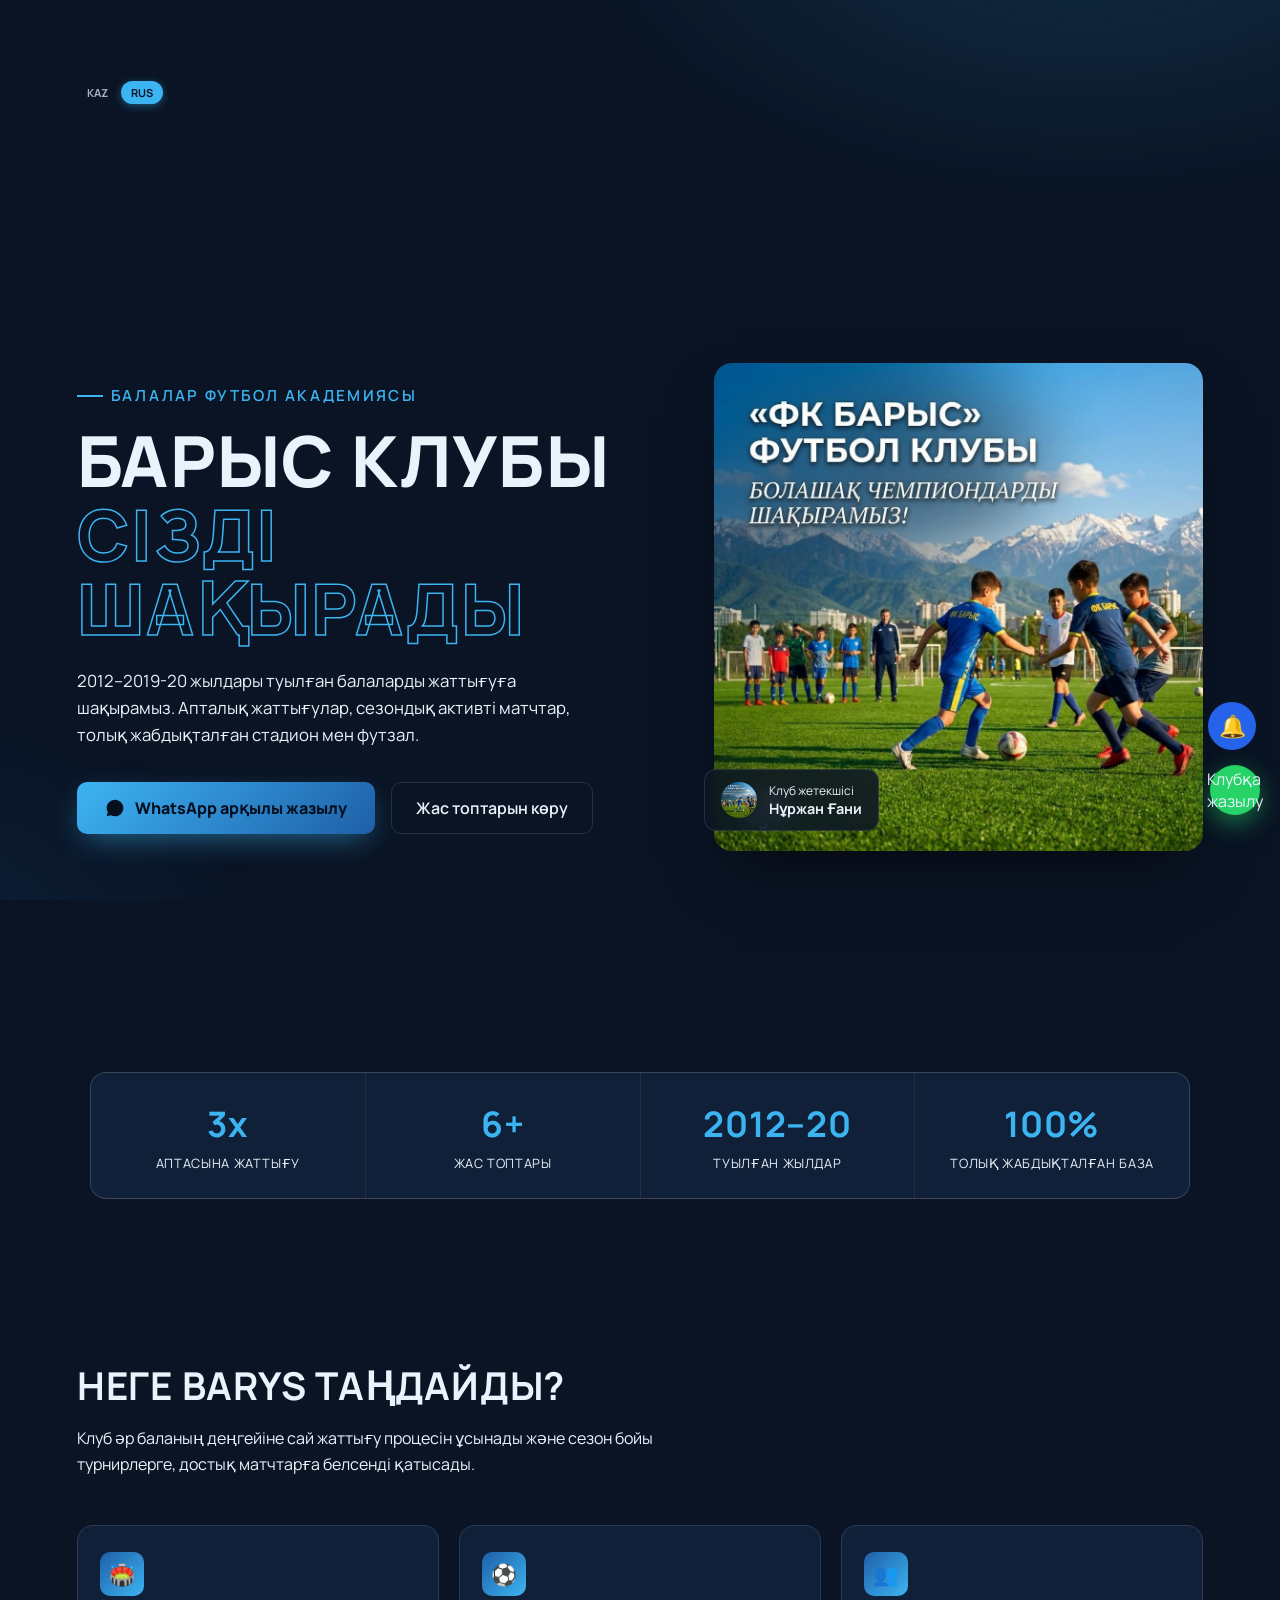
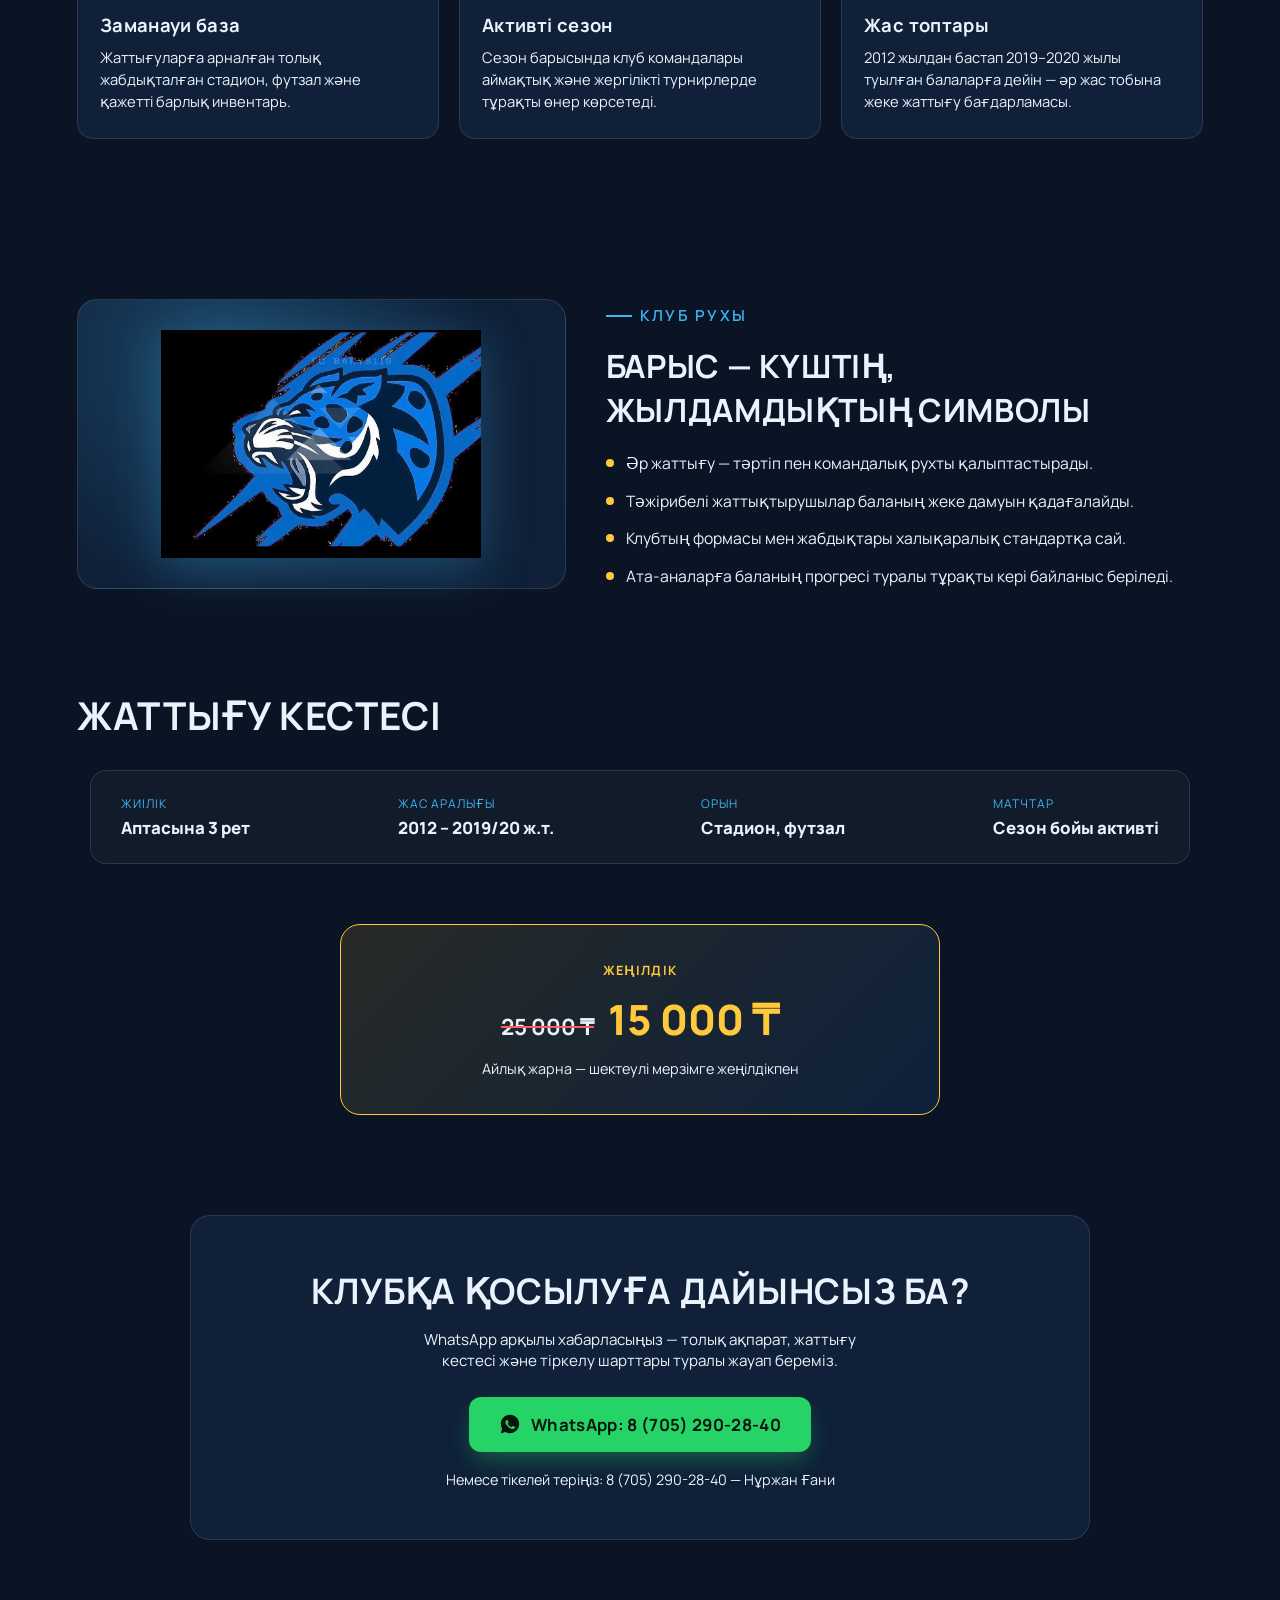
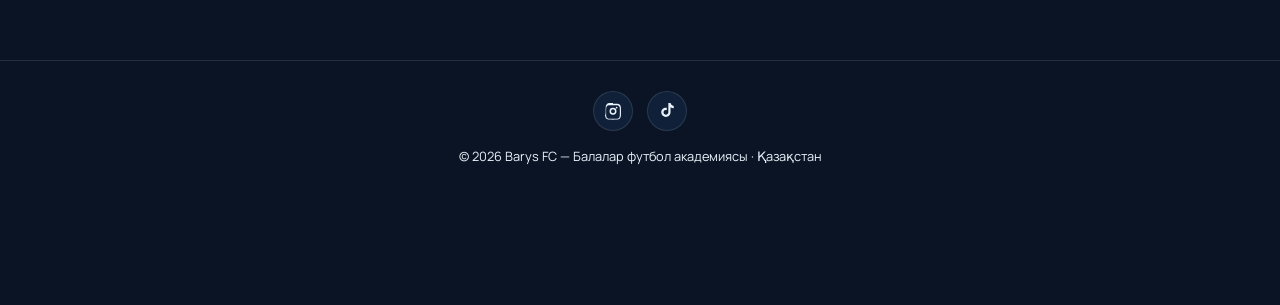
<file: index.html>
<!DOCTYPE html>
<html lang="kk">
<head>
<meta charset="UTF-8">
<meta name="viewport" content="width=device-width, initial-scale=1.0">
<title>Barys Футбол Клубы — Балалар тобына жазылу</title>
<link rel="preconnect" href="https://fonts.googleapis.com">
<link rel="preconnect" href="https://fonts.gstatic.com" crossorigin>
<link href="https://fonts.googleapis.com/css2?family=Manrope:wght@400;500;600;700;800&display=swap" rel="stylesheet">
<link rel="stylesheet" href="style.css">
</head>
  
<body>

<div class="claw-bg"></div>


  
</nav>
<a href="announcements.html" aria-label="Хабарландырулар"
   style="position:fixed; right:24px; bottom:150px; width:48px; height:48px;
          background:#2563eb; border-radius:50%; display:flex;
          align-items:center; justify-content:center; font-size:22px;
          z-index:99999; text-decoration:none;">
  🔔
</a>

    <section>
    <div class="lang-pill">
  <a href="index.html" class="lang-btn">KAZ</a>
  <a href="home-rus.html" class="lang-btn active">RUS</a>
</div>
  </section>
  
<section class="hero">
  <div>
    <div class="eyebrow">Балалар футбол академиясы</div>
    <h1>БАРЫС КЛУБЫ<span>СІЗДІ ШАҚЫРАДЫ</span></h1>
    <p class="lede">2012–2019-20 жылдары туылған балаларды жаттығуға шақырамыз. Апталық жаттығулар, сезондық активті матчтар, толық жабдықталған стадион мен футзал.</p>
    <div class="hero-ctas">
      <a href="#cta" class="btn-primary">
        <svg width="20" height="20" viewBox="0 0 24 24" fill="none"><path d="M12 2C6.48 2 2 6.48 2 12c0 1.85.5 3.58 1.38 5.07L2 22l5.07-1.32C8.53 21.5 10.23 22 12 22c5.52 0 10-4.48 10-10S17.52 2 12 2z" fill="#04101F"/></svg>
        WhatsApp арқылы жазылу
      </a>
      <a href="#groups" class="btn-ghost">Жас топтарын көру</a>
    </div>
  </div>
  <div class="hero-photo">
    <img src="photo2.jpg" alt="Басты сурет">
    <div class="hero-badge">
        <img src="photo2.jpg" alt="Клуб жетекшісі">
        <div>
            <div class="t1">Клуб жетекшісі</div>
            <div class="t2">Нұржан Ғани</div>
        </div>
    </div>
</div>
</section>

<section>
  <div class="stats">
    <div class="stat"><div class="stat-num">3x</div><div class="stat-label">Аптасына жаттығу</div></div>
    <div class="stat"><div class="stat-num">6+</div><div class="stat-label">Жас топтары</div></div>
    <div class="stat"><div class="stat-num">2012–20</div><div class="stat-label">Туылған жылдар</div></div>
    <div class="stat"><div class="stat-num">100%</div><div class="stat-label">Толық жабдықталған база</div></div>
  </div>
</section>

<section id="groups">
  <div class="section-head">
    <h2>Неге Barys таңдайды?</h2>
    <p>Клуб әр баланың деңгейіне сай жаттығу процесін ұсынады және сезон бойы турнирлерге, достық матчтарға белсенді қатысады.</p>
  </div>
  <div class="grid3">
    <div class="card">
      <div class="icon">🏟️</div>
      <h3>Заманауи база</h3>
      <p>Жаттығуларға арналған толық жабдықталған стадион, футзал және қажетті барлық инвентарь.</p>
    </div>
    <div class="card">
      <div class="icon">⚽</div>
      <h3>Активті сезон</h3>
      <p>Сезон барысында клуб командалары аймақтық және жергілікті турнирлерде тұрақты өнер көрсетеді.</p>
    </div>
    <div class="card">
      <div class="icon">👥</div>
      <h3>Жас топтары</h3>
      <p>2012 жылдан бастап 2019–2020 жылы туылған балаларға дейін — әр жас тобына жеке жаттығу бағдарламасы.</p>
    </div>
  </div>
</section>

<section>
  <div class="showcase">
    <div class="logo-frame">
      <div class="claw-scratch"></div>
      <img src="[data-uri]" alt="Barys Barys club emblem">
    </div>
    <div class="showcase-text">
      <div class="eyebrow">Клуб рухы</div>
      <h2 style="font-size:2rem;font-weight:700;text-transform:uppercase;">Барыс — күштің, жылдамдықтың символы</h2>
      <ul>
        <li><span class="dot"></span>Әр жаттығу — тәртіп пен командалық рухты қалыптастырады.</li>
        <li><span class="dot"></span>Тәжірибелі жаттықтырушылар баланың жеке дамуын қадағалайды.</li>
        <li><span class="dot"></span>Клубтың формасы мен жабдықтары халықаралық стандартқа сай.</li>
        <li><span class="dot"></span>Ата-аналарға баланың прогресі туралы тұрақты кері байланыс беріледі.</li>
      </ul>
    </div>
  </div>
</section>

<section class="schedule-section">
  <div class="section-head" style="margin-bottom:28px;">
    <h2>Жаттығу кестесі</h2>
  </div>
  <div class="schedule">
    <div class="item"><div class="k">Жиілік</div><div class="v">Аптасына 3 рет</div></div>
    <div class="item"><div class="k">Жас аралығы</div><div class="v">2012 – 2019/20 ж.т.</div></div>
    <div class="item"><div class="k">Орын</div><div class="v">Стадион, футзал</div></div>
    <div class="item"><div class="k">Матчтар</div><div class="v">Сезон бойы активті</div></div>
  </div>
</section>

<section style="padding-top:20px; padding-bottom:20px;">
  <div class="price-card">
    <div class="price-label">Жеңілдік</div>
    <div class="price-row">
      <span class="price-old">25 000 ₸</span>
      <span class="price-new">15 000 ₸</span>
    </div>
    <div class="price-sub">Айлық жарна — шектеулі мерзімге жеңілдікпен</div>
  </div>
</section>

<section id="cta">
  <div class="cta-section">
    <h2>Клубқа қосылуға дайынсыз ба?</h2>
    <p>WhatsApp арқылы хабарласыңыз — толық ақпарат, жаттығу кестесі және тіркелу шарттары туралы жауап береміз.</p>
    <a class="cta-btn" id="waBtn" href="#" target="_blank" rel="noopener">
      <svg viewBox="0 0 24 24"><path d="M12 2C6.48 2 2 6.48 2 12c0 1.85.5 3.58 1.38 5.07L2 22l5.07-1.32C8.53 21.5 10.23 22 12 22c5.52 0 10-4.48 10-10S17.52 2 12 2zm5.2 14.2c-.22.62-1.27 1.18-1.75 1.25-.45.07-1 .1-1.6-.1-.37-.12-.85-.28-1.46-.55-2.58-1.12-4.26-3.75-4.4-3.93-.13-.18-1.05-1.4-1.05-2.67s.67-1.9.9-2.15c.23-.25.5-.32.67-.32.17 0 .34 0 .48.01.16.01.36-.06.56.43.22.5.73 1.78.8 1.9.07.13.11.28.02.46-.09.18-.14.3-.27.46-.14.16-.29.36-.41.48-.14.14-.28.29-.12.56.16.28.72 1.19 1.55 1.93 1.06.95 1.96 1.24 2.24 1.38.28.14.44.12.6-.07.16-.2.68-.8.87-1.07.18-.28.36-.23.6-.14.25.1 1.56.74 1.83.87.27.14.45.2.51.32.06.12.06.68-.16 1.3z"/></svg>
      WhatsApp: 8 (705) 290-28-40
    </a>
    <div class="cta-contact">Немесе тікелей теріңіз: 8 (705) 290-28-40 — Нұржан Ғани</div>
  </div>
</section>

<footer>
  <div class="social-row">
    <a class="social-icon" href="https://www.instagram.com/fc_barys119?igsi=MTB5dW4zMW1iMmF5bw==" target="_blank" rel="noopener" aria-label="Instagram">
      <svg viewBox="0 0 24 24"><path d="M12 2.2c3.2 0 3.58.01 4.85.07 1.17.05 1.97.24 2.43.4a4.9 4.9 0 0 1 1.77 1.15 4.9 4.9 0 0 1 1.15 1.77c.16.46.35 1.26.4 2.43.06 1.27.07 1.65.07 4.85s-.01 3.58-.07 4.85c-.05 1.17-.24 1.97-.4 2.43a4.9 4.9 0 0 1-1.15 1.77 4.9 4.9 0 0 1-1.77 1.15c-.46.16-1.26.35-2.43.4-1.27.06-1.65.07-4.85.07s-3.58-.01-4.85-.07c-1.17-.05-1.97-.24-2.43-.4a4.9 4.9 0 0 1-1.77-1.15 4.9 4.9 0 0 1-1.15-1.77c-.16-.46-.35-1.26-.4-2.43C2.21 15.58 2.2 15.2 2.2 12s.01-3.58.07-4.85c.05-1.17.24-1.97.4-2.43a4.9 4.9 0 0 1 1.15-1.77A4.9 4.9 0 0 1 5.59 1.8c.46-.16 1.26-.35 2.43-.4C9.29 1.34 9.67 1.33 12 1.33Zm0 1.98c-3.15 0-3.52.01-4.76.07-1.02.05-1.58.22-1.94.36-.49.19-.84.42-1.21.79-.37.37-.6.72-.79 1.21-.14.36-.31.92-.36 1.94-.06 1.24-.07 1.61-.07 4.76s.01 3.52.07 4.76c.05 1.02.22 1.58.36 1.94.19.49.42.84.79 1.21.37.37.72.6 1.21.79.36.14.92.31 1.94.36 1.24.06 1.61.07 4.76.07s3.52-.01 4.76-.07c1.02-.05 1.58-.22 1.94-.36.49-.19.84-.42 1.21-.79.37-.37.6-.72.79-1.21.14-.36.31-.92.36-1.94.06-1.24.07-1.61.07-4.76s-.01-3.52-.07-4.76c-.05-1.02-.22-1.58-.36-1.94a3.26 3.26 0 0 0-.79-1.21 3.26 3.26 0 0 0-1.21-.79c-.36-.14-.92-.31-1.94-.36-1.24-.06-1.61-.07-4.76-.07Zm0 3.37a4.65 4.65 0 1 1 0 9.3 4.65 4.65 0 0 1 0-9.3Zm0 1.98a2.67 2.67 0 1 0 0 5.34 2.67 2.67 0 0 0 0-5.34Zm5.92-2.2a1.09 1.09 0 1 1-2.17 0 1.09 1.09 0 0 1 2.17 0Z"/></svg>
    </a>
    <a class="social-icon" href="https://www.tiktok.com/@fc_barys119?_r=1&_t=ZS-99EfCaaKVSa" target="_blank" rel="noopener" aria-label="TikTok">
      <svg viewBox="0 0 24 24"><path d="M16.7 1.3c.6 2.1 2 3.6 4.3 3.9v3c-1.5.1-2.9-.4-4.3-1.3v6.9c0 3.6-2.9 6.2-6.2 6.2A6.2 6.2 0 0 1 4.3 13.7c0-3.4 2.8-6.2 6.2-6.2.4 0 .8 0 1.2.1v3.2c-.4-.1-.8-.2-1.2-.2a3.2 3.2 0 1 0 0 6.4c1.8 0 3.3-1.4 3.3-3.2V1.3h2.9Z"/></svg>
    </a>
  </div>
  © 2026 Barys FC — Балалар футбол академиясы · Қазақстан
</footer>

<a class="wa-float" id="waFloat" href="#" target="_blank" rel="noopener">
  <div class="wa-ring"></div>
  <svg viewBox="0 0 24 24"><path d="M12 2C6.48 2 2 6.48 2 12c0 1.85.5 3.58 1.38 5.07L2 22l5.07-1.32C8.53 21.5 10.23 22 12 22c5.52 0 10-4.48 10-10S17.52 2 12 2zm5.2 14.2c-.22.62-1.27 1.18-1.75 1.25-.45.07-1 .1-1.6-.1-.37-.12-.85-.28-1.46-.55-2.58-1.12-4.26-3.75-4.4-3.93-.13-.18-1.05-1.4-1.05-2.67s.67-1.9.9-2.15c.23-.25.5-.32.67-.32.17 0 .34 0 .48.01.16.01.36-.06.56.43.22.5.73 1.78.8 1.9.07.13.11.28.02.46-.09.18-.14.3-.27.46-.14.16-.29.36-.41.48-.14.14-.28.29-.12.56.16.28.72 1.19 1.55 1.93 1.06.95 1.96 1.24 2.24 1.38.28.14.44.12.6-.07.16-.2.68-.8.87-1.07.18-.28.36-.23.6-.14.25.1 1.56.74 1.83.87.27.14.45.2.51.32.06.12.06.68-.16 1.3z"/></svg>
  <div class="wa-tooltip">Клубқа жазылу</div>
</a>

<script>
  const phone = "77052902840"; // 8 (705) 290-28-40 халықаралық форматта
  const message = "Сәлеметсіз бе! Мен клубкқа кіру жөнінде толық ақпарат алғым келеді.";
  const waLink = "https://wa.me/" + phone + "?text=" + encodeURIComponent(message);
  document.getElementById('waFloat').href = waLink;
  document.getElementById('waBtn').href = waLink;
</script>

<script>
  const tabBar = document.getElementById('floatingTabBar');
  let isDragging = false;
  let currentX, currentY, initialX, initialY;
  let xOffset = 0, yOffset = 0;
  let hasMoved = false;

  // Экрандағы орналасуын белгілеу
  tabBar.addEventListener('mousedown', dragStart);
  document.addEventListener('mousemove', drag);
  document.addEventListener('mouseup', dragEnd);

  tabBar.addEventListener('touchstart', dragStart, {passive: false});
  document.addEventListener('touchmove', drag, {passive: false});
  document.addEventListener('touchend', dragEnd);

  function dragStart(e) {
    hasMoved = false;
    if (e.type === "touchstart") {
      initialX = e.touches[0].clientX - xOffset;
      initialY = e.touches[0].clientY - yOffset;
    } else {
      initialX = e.clientX - xOffset;
      initialY = e.clientY - yOffset;
    }

    if (e.target.closest('.ios-tab-bar')) {
      isDragging = true;
    }
  }

  function drag(e) {
    if (isDragging) {
      e.preventDefault();
      hasMoved = true;
      
      if (e.type === "touchmove") {
        currentX = e.touches[0].clientX - initialX;
        currentY = e.touches[0].clientY - initialY;
      } else {
        currentX = e.clientX - initialX;
        currentY = e.clientY - initialY;
      }

      xOffset = currentX;
      yOffset = currentY;

      setTranslate(currentX, currentY, tabBar);
    }
  }

  function setTranslate(xPos, yPos, el) {
    el.style.transform = `translate(calc(-50% + ${xPos}px), ${yPos}px)`;
  }

  function dragEnd() {
    initialX = currentX;
    initialY = currentY;
    isDragging = false;
  }

  // Сырғытқан кезде батырма өтіп кетпеуі үшін
  document.querySelectorAll('.tab-item').forEach(link => {
    link.addEventListener('click', (e) => {
      if (hasMoved) {
        e.preventDefault();
      }
    });
  });

  // Қай бетте тұрғанын анықтап, батырманы белсенді ету
  const currentPage = window.location.pathname.split("/").pop();
  if (currentPage === "announcements.html") {
    document.getElementById("tabAnnounce").classList.add("active");
    document.getElementById("tabHome").classList.remove("active");
  } else {
    document.getElementById("tabHome").classList.add("active");
    document.getElementById("tabAnnounce").classList.remove("active");
  }
</script>
  
</body>
</html>
</file>
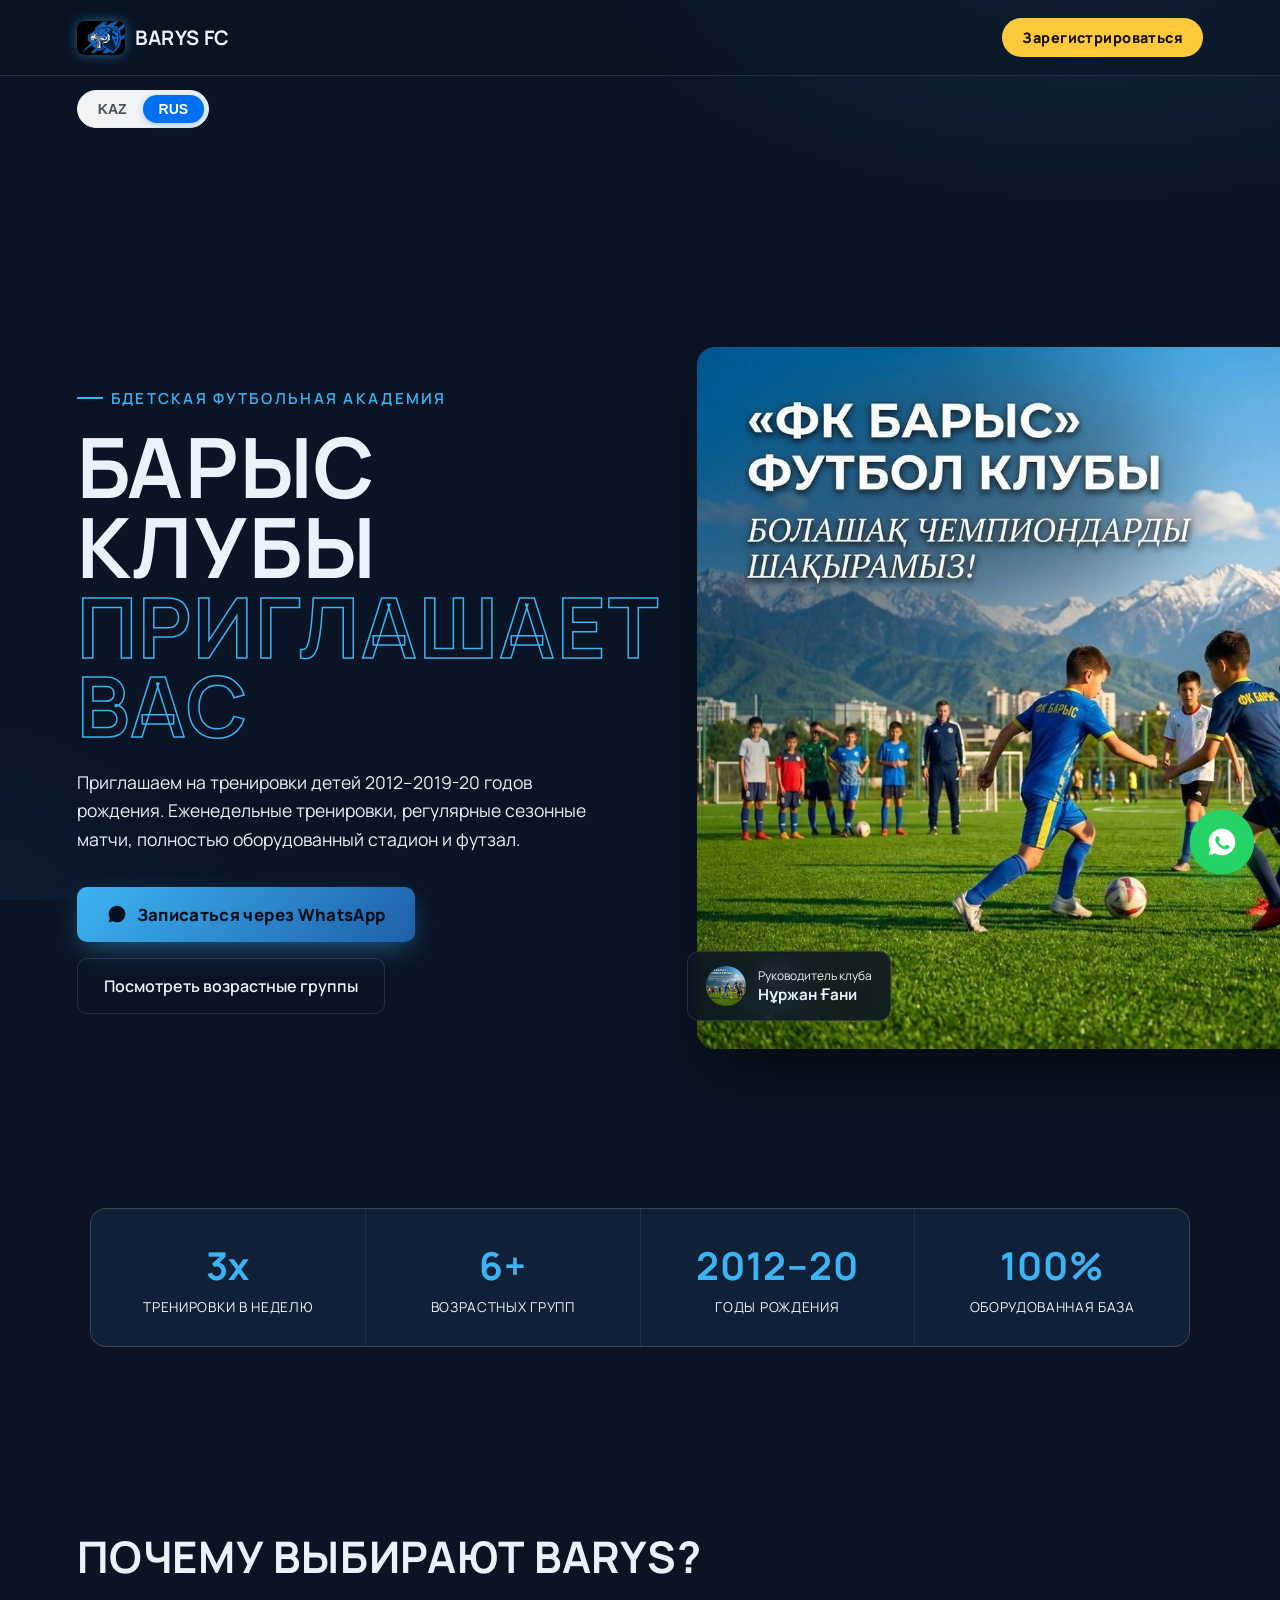
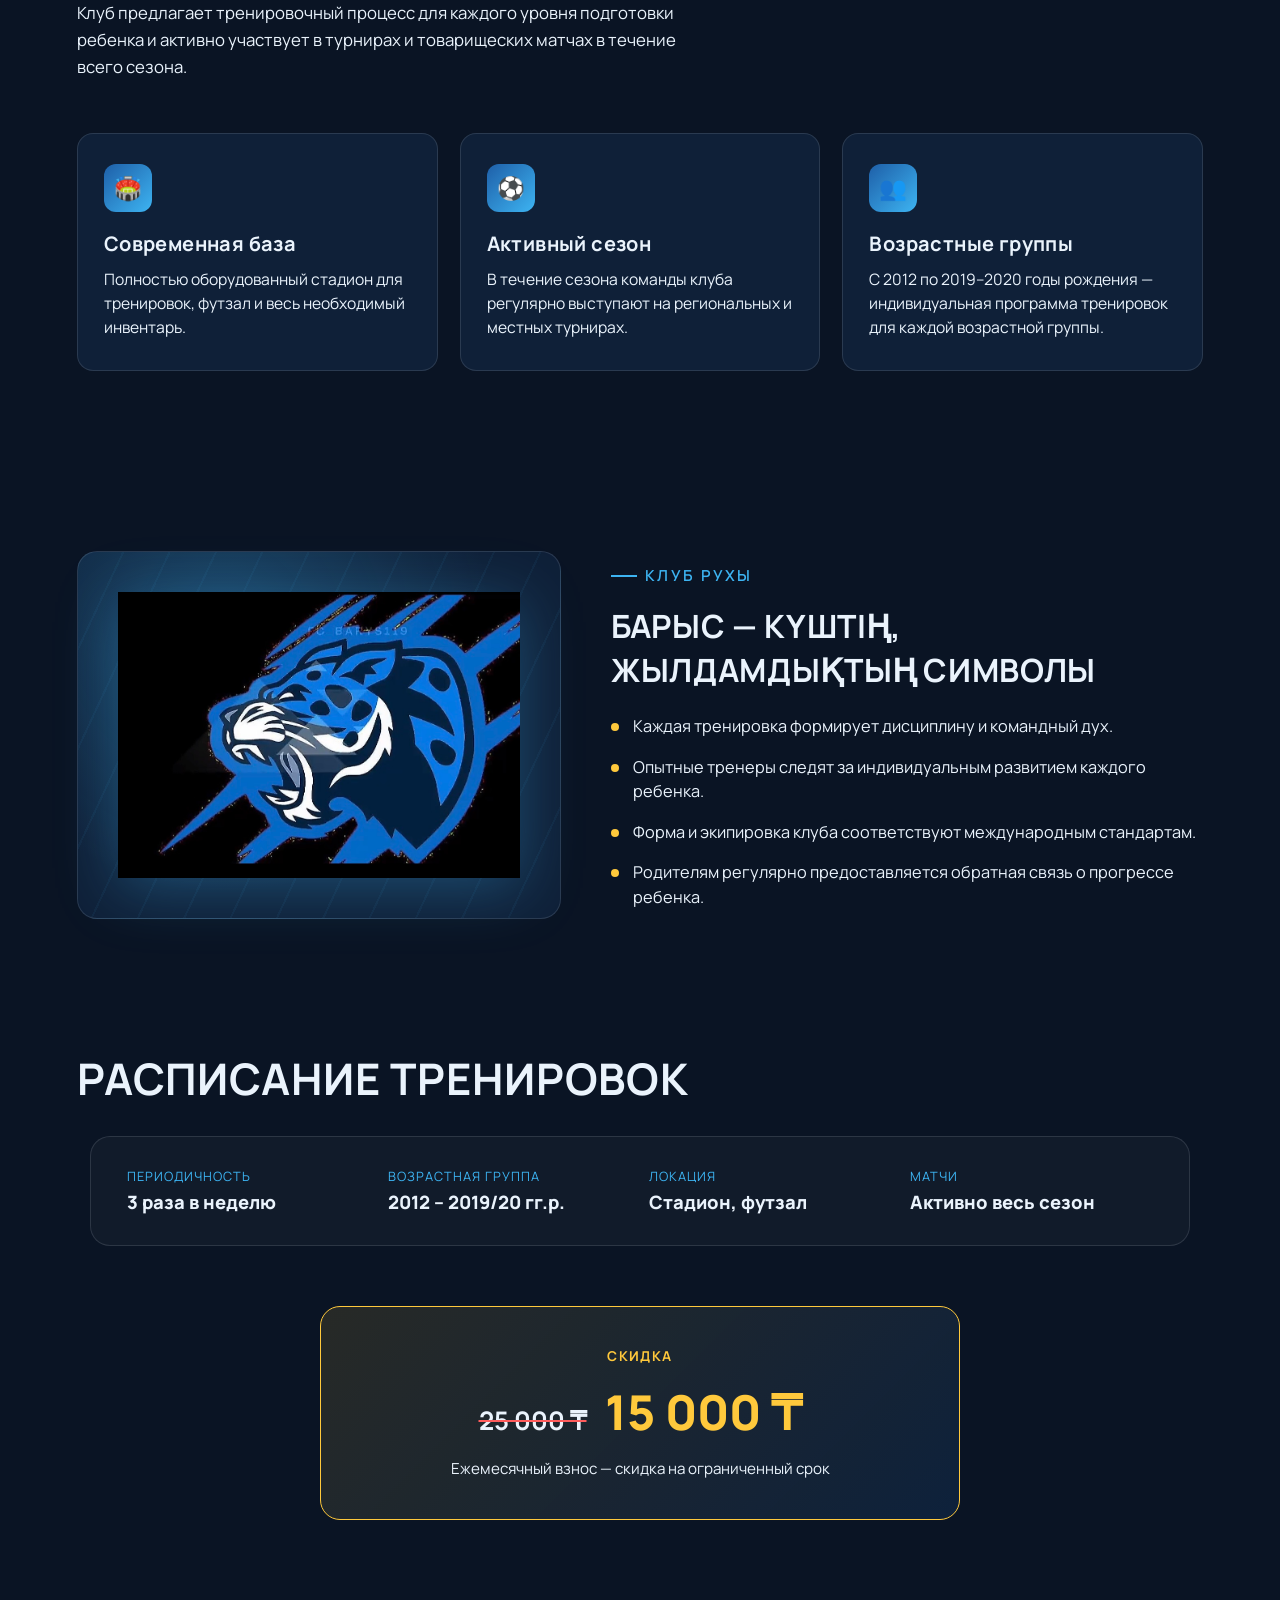
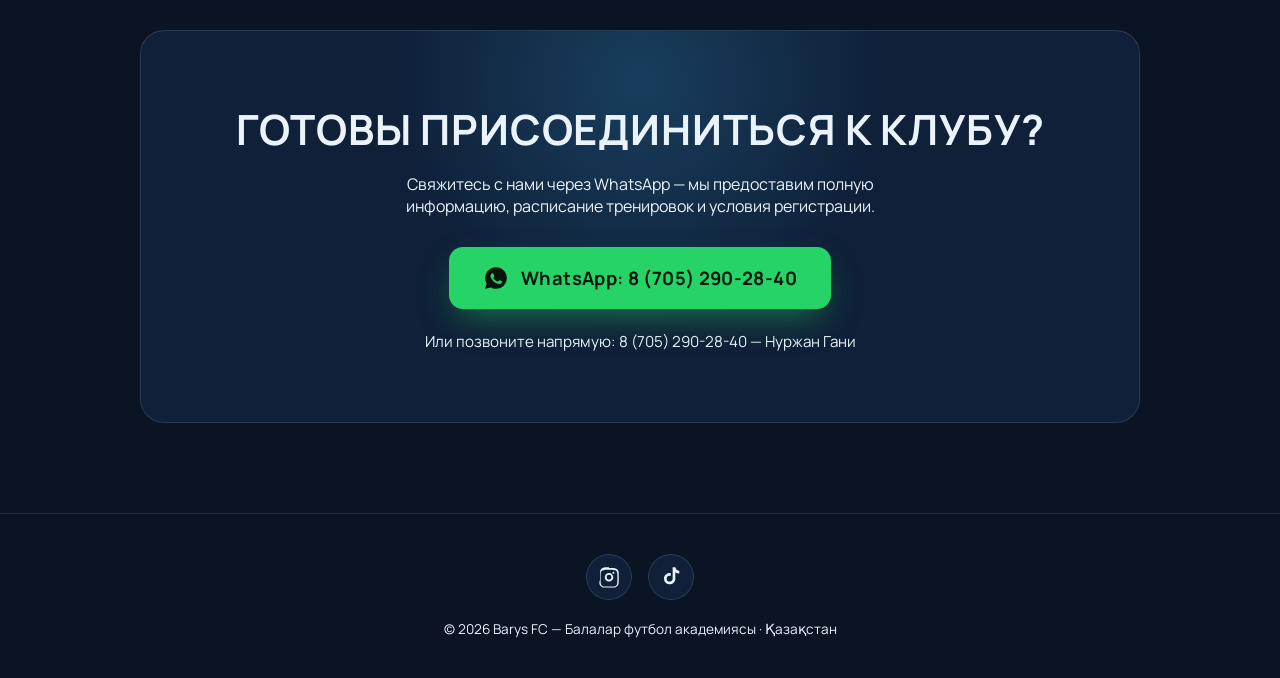
<file: home-rus.html>
<!DOCTYPE html>
<html lang="kk">
<head>
<meta charset="UTF-8">
<meta name="viewport" content="width=device-width, initial-scale=1.0">
<title>Barys Футбол Клубы — Балалар тобына жазылу</title>
<link rel="preconnect" href="https://fonts.googleapis.com">
<link rel="preconnect" href="https://fonts.gstatic.com" crossorigin>
<link href="https://fonts.googleapis.com/css2?family=Manrope:wght@400;500;600;700;800&display=swap" rel="stylesheet">
<style>
  :root{
    --navy:#0A1424;
    --navy-2:#0F2038;
    --ice:#3DB4F2;
    --ice-dim:#1E5FA8;
    --frost:#EAF3FC;
    --gold:#FFC93C;
    --line:rgba(234,243,252,0.12);
  }
  *{box-sizing:border-box;margin:0;padding:0;}
  html{scroll-behavior:smooth;}
  body{
    background:var(--navy);
    color:var(--frost);
    font-family:'Manrope',sans-serif;
    overflow-x:hidden;
  }
  h1,h2,h3,.eyebrow,.big-num,.nav-logo,.cta-btn,.stat-num{
    font-family:'Manrope',sans-serif; font-weight:800;
    letter-spacing:0.02em;
  }
  a{color:inherit;text-decoration:none;}

  /* background claw texture */
  .claw-bg{
    position:fixed; inset:0; z-index:0; pointer-events:none;
    background:
      radial-gradient(ellipse 900px 500px at 85% -10%, rgba(61,180,242,0.16), transparent 60%),
      radial-gradient(ellipse 700px 500px at -10% 110%, rgba(30,95,168,0.18), transparent 60%);
  }
  .claw-marks{
    position:fixed; top:0; right:-6vw; width:60vw; height:100vh; z-index:0;
    opacity:0.05; pointer-events:none;
  }

  /* NAV */
  nav{
    position:fixed; top:0; left:0; right:0; z-index:50;
    display:flex; align-items:center; justify-content:space-between;
    padding:18px 6vw;
    backdrop-filter:blur(10px);
    background:rgba(10,20,36,0.55);
    border-bottom:1px solid var(--line);
  }
  .nav-logo{display:flex;align-items:center;gap:10px;font-weight:700;font-size:1.25rem;color:var(--frost);}
  .nav-logo img{height:34px;width:auto;filter:drop-shadow(0 0 6px rgba(61,180,242,0.5));}
  .nav-cta{
    background:var(--gold); color:#1A1200; font-weight:700; font-size:0.9rem;
    padding:10px 20px; border-radius:999px; font-family:'Manrope',sans-serif; font-weight:800;
    letter-spacing:0.03em;
  }

  /* HERO */
  .hero{
    position:relative; z-index:1;
    min-height:100vh;
    display:grid; grid-template-columns:1.1fr 0.9fr; align-items:center;
    padding:120px 6vw 60px;
    gap:40px;
  }
  .eyebrow{
    display:inline-flex; align-items:center; gap:8px;
    color:var(--ice); font-weight:600; font-size:0.95rem;
    letter-spacing:0.15em; text-transform:uppercase;
    margin-bottom:18px;
  }
  .eyebrow::before{content:"";width:26px;height:2px;background:var(--ice);display:inline-block;}
  .hero h1{
    font-size:clamp(3rem, 6.5vw, 5.6rem);
    line-height:0.96;
    font-weight:700;
    color:var(--frost);
    text-transform:uppercase;
  }
  .hero h1 span{
    color:transparent;
    -webkit-text-stroke:1.5px var(--ice);
    display:block;
  }
  .hero p.lede{
    margin-top:22px; max-width:520px;
    font-size:1.1rem; line-height:1.6; color:var(--frost);
  }
  .hero-ctas{display:flex; gap:16px; margin-top:34px; flex-wrap:wrap;}
  .btn-primary{
    background:linear-gradient(135deg, var(--ice), var(--ice-dim));
    color:#04101F; font-weight:700; font-family:'Manrope',sans-serif; font-weight:800;
    font-size:1.05rem; letter-spacing:0.02em;
    padding:16px 30px; border-radius:10px;
    box-shadow:0 10px 30px -8px rgba(61,180,242,0.55);
    display:inline-flex; align-items:center; gap:10px;
  }
  .btn-ghost{
    border:1px solid var(--line); color:var(--frost);
    padding:16px 26px; border-radius:10px; font-weight:600;
  }
  .hero-photo{
    position:relative; display:flex; justify-content:center;
  }
  .hero-photo::before{
    content:""; position:absolute; width:340px; height:340px;
    background:radial-gradient(circle, rgba(61,180,242,0.35), transparent 70%);
    top:10%; z-index:0; filter:blur(10px);
  }
  .hero-photo img{
    position:relative; z-index:1;
    max-height:78vh; width:auto;
    border-radius:18px;
    box-shadow:0 30px 60px -20px rgba(0,0,0,0.6);
  }
  .hero-badge{
    position:absolute; z-index:2; bottom:28px; left:-10px;
    background:rgba(10,20,36,0.85); border:1px solid var(--line);
    backdrop-filter:blur(8px);
    padding:14px 18px; border-radius:12px;
    display:flex; align-items:center; gap:12px;
  }
  .hero-badge img{height:40px;width:40px;border-radius:50%;object-fit:cover;box-shadow:none;max-height:none;}
  .hero-badge .t1{font-size:0.75rem;color:var(--frost);}
  .hero-badge .t2{font-weight:700;font-size:0.95rem;}

  section{position:relative;z-index:1; padding:90px 6vw;}
  .section-head{max-width:640px; margin-bottom:52px;}
  .section-head h2{font-size:clamp(2rem,3.4vw,2.8rem); font-weight:700; color:var(--frost); text-transform:uppercase;}
  .section-head p{margin-top:14px; color:var(--frost); font-size:1.05rem; line-height:1.6;}

  /* STATS STRIP */
  .stats{
    display:grid; grid-template-columns:repeat(4,1fr); gap:1px;
    background:var(--line); border:1px solid var(--line); border-radius:16px; overflow:hidden;
    max-width:1100px; margin:0 auto;
  }
  .stat{background:var(--navy-2); padding:30px 24px; text-align:center;}
  .stat-num{font-size:2.4rem; font-weight:700; color:var(--ice);}
  .stat-label{margin-top:6px; font-size:0.85rem; color:var(--frost); text-transform:uppercase; letter-spacing:0.05em;}

  /* AGE GROUPS / CARDS */
  .grid3{display:grid; grid-template-columns:repeat(3,1fr); gap:22px; max-width:1200px; margin:0 auto;}
  .card{
    background:var(--navy-2); border:1px solid var(--line); border-radius:16px;
    padding:30px 26px; transition:transform 0.25s ease, border-color 0.25s ease;
  }
  .card:hover{transform:translateY(-6px); border-color:var(--ice-dim);}
  .card .icon{
    width:48px;height:48px;border-radius:12px;
    background:linear-gradient(135deg, var(--ice-dim), var(--ice));
    display:flex;align-items:center;justify-content:center;
    margin-bottom:18px; font-size:1.4rem;
  }
  .card h3{font-size:1.25rem; font-weight:700; color:var(--frost); margin-bottom:10px;}
  .card p{color:var(--frost); font-size:0.98rem; line-height:1.55;}

  /* GALLERY / LOGO SHOWCASE */
  .showcase{
    display:grid; grid-template-columns:0.9fr 1.1fr; gap:50px; align-items:center;
    max-width:1200px; margin:0 auto;
  }
  .logo-frame{
    position:relative; background:radial-gradient(circle at 30% 20%, rgba(61,180,242,0.25), transparent 60%), var(--navy-2);
    border:1px solid var(--line); border-radius:20px; padding:40px;
    display:flex; align-items:center; justify-content:center;
  }
  .logo-frame img{width:100%; max-width:420px; filter:drop-shadow(0 10px 30px rgba(61,180,242,0.3));}
  .claw-scratch{
    position:absolute; inset:0; border-radius:20px; pointer-events:none;
    background-image:repeating-linear-gradient(115deg, transparent 0 40px, rgba(61,180,242,0.05) 40px 42px);
  }
  .showcase-text ul{list-style:none; margin-top:22px; display:flex; flex-direction:column; gap:16px;}
  .showcase-text li{display:flex; gap:14px; align-items:flex-start; color:var(--frost); font-size:1.02rem; line-height:1.5;}
  .showcase-text li .dot{
    min-width:8px;height:8px;border-radius:50%;background:var(--gold);margin-top:9px;
  }

  /* SCHEDULE STRIP */
  .schedule-section{padding-top:40px; padding-bottom:40px;}
  .schedule{
    max-width:1100px; margin:0 auto;
    background:rgba(255,255,255,0.03);
    border:1px solid var(--line); border-radius:20px; padding:30px 36px;
    display:flex; justify-content:space-between; flex-wrap:wrap; gap:18px;
  }
  .schedule .item{flex:1; min-width:180px;}
  .schedule .item .k{font-size:0.8rem; text-transform:uppercase; letter-spacing:0.08em; color:var(--ice);}
  .schedule .item .v{margin-top:4px; font-size:1.15rem; font-weight:700; color:var(--frost); font-family:'Manrope',sans-serif; font-weight:800;}

  /* PRICE CARD */
  .price-card{
    max-width:640px; margin:0 auto; text-align:center;
    background:linear-gradient(135deg, rgba(255,201,60,0.12), rgba(30,95,168,0.18));
    border:1px solid var(--gold); border-radius:20px;
    padding:40px 30px;
  }
  .price-label{
    font-size:0.85rem; text-transform:uppercase; letter-spacing:0.1em;
    color:var(--gold); font-weight:700; margin-bottom:14px;
  }
  .price-row{display:flex; align-items:baseline; justify-content:center; gap:18px; flex-wrap:wrap;}
  .price-old{
    font-size:1.6rem; font-weight:700; color:var(--frost);
    text-decoration:line-through; text-decoration-color:#FF5C5C; text-decoration-thickness:2px;
  }
  .price-new{
    font-size:3rem; font-weight:800; color:var(--gold); font-family:'Manrope',sans-serif;
  }
  .price-sub{margin-top:14px; color:var(--frost); font-size:0.95rem;}

  /* CTA / SIGN UP */
  .cta-section{
    max-width:1000px; margin:0 auto; text-align:center;
    background:var(--navy-2); border:1px solid var(--line); border-radius:24px;
    padding:70px 40px; position:relative; overflow:hidden;
  }
  .cta-section::before{
    content:""; position:absolute; width:500px;height:500px;
    background:radial-gradient(circle, rgba(61,180,242,0.2), transparent 70%);
    top:-200px; left:50%; transform:translateX(-50%);
  }
  .cta-section h2{position:relative; font-size:clamp(1.9rem,3.4vw,2.6rem); text-transform:uppercase; font-weight:700;}
  .cta-section p{position:relative; margin:16px auto 30px; max-width:520px; color:var(--frost);}
  .cta-btn{
    position:relative;
    display:inline-flex; align-items:center; gap:12px;
    background:#25D366; color:#04150C; font-weight:700; font-size:1.15rem;
    padding:18px 34px; border-radius:14px;
    box-shadow:0 15px 35px -10px rgba(37,211,102,0.5);
  }
  .cta-btn svg{width:26px;height:26px;fill:#04150C;}
  .cta-contact{margin-top:22px; color:var(--frost); font-size:0.95rem;}

  footer{
    position:relative; z-index:1;
    text-align:center; padding:40px 6vw; color:var(--frost); font-size:0.85rem;
    border-top:1px solid var(--line);
  }
  .social-row{
    display:flex; justify-content:center; gap:16px; margin-bottom:20px;
  }
  .social-icon{
    width:46px; height:46px; border-radius:50%;
    display:flex; align-items:center; justify-content:center;
    background:var(--navy-2); border:1px solid var(--line);
    transition:transform 0.2s ease, border-color 0.2s ease;
  }
  .social-icon:hover{transform:translateY(-3px); border-color:var(--ice);}
  .social-icon svg{width:22px; height:22px; fill:var(--frost);}

  /* FLOATING WHATSAPP BUTTON */
  .wa-float{
    position:fixed; bottom:26px; right:26px; z-index:100;
    width:64px; height:64px; border-radius:50%;
    background:#25D366;
    display:flex; align-items:center; justify-content:center;
    box-shadow:0 10px 30px -6px rgba(37,211,102,0.65);
  }
  .wa-float svg{width:32px;height:32px; fill:#fff;}
  .wa-ring{
    position:absolute; inset:0; border-radius:50%;
    border:2px solid #25D366;
    animation:ping 2.2s cubic-bezier(0,0,0.2,1) infinite;
  }
  @keyframes ping{
    0%{transform:scale(1); opacity:0.7;}
    75%,100%{transform:scale(1.7); opacity:0;}
  }
  .wa-tooltip{
    position:absolute; right:76px; top:50%; transform:translateY(-50%);
    background:var(--navy-2); border:1px solid var(--line); color:var(--frost);
    padding:8px 14px; border-radius:8px; font-size:0.85rem; white-space:nowrap;
    opacity:0; pointer-events:none; transition:opacity 0.2s ease;
  }
  .wa-float:hover .wa-tooltip{opacity:1;}

  @media (max-width:900px){
    .hero{grid-template-columns:1fr; padding-top:110px;}
    .hero-photo{order:-1;}
    .hero-photo img{max-height:52vh;}
    .stats{grid-template-columns:repeat(2,1fr);}
    .grid3{grid-template-columns:1fr;}
    .showcase{grid-template-columns:1fr;}
    .schedule{flex-direction:column;}
    nav{padding:14px 5vw;}
  }
  @media (prefers-reduced-motion:reduce){
    .wa-ring{animation:none;}
    html{scroll-behavior:auto;}
  }
  /* Сыртқы сопақша блок */
.lang-pill {
  display: inline-flex;
  align-items: center;
  background-color: #f1f3f5; /* Фон түсі */
  border-radius: 50px;       /* Толық сопақша (pill) пішін береді */
  padding: 4px;
  border: 1px solid #e9ecef;
  font-family: Arial, sans-serif;
  font-weight: bold;
  font-size: 14px;
}

/* Ішкі KAZ / RUS батырмалары */
.lang-btn {
  text-decoration: none;
  color: #495057;
  padding: 6px 16px;
  border-radius: 50px;       /* Бұрыштарын сопақшалау */
  transition: all 0.3s ease;
}

/* Меңзерді апарғанда */
.lang-btn:hover {
  color: #0070f3;
}

/* Белсенді (таңдалған) тілдің стилі */
.lang-btn.active {
  background-color: #0070f3; /* Белсенді түс (көк) */
  color: #ffffff;            /* Мәтін түсі ақ */
  box-shadow: 0 2px 6px rgba(0, 112, 243, 0.3); /* Жеңіл көлеңке */
}
</style>
</head>
<body>

<div class="claw-bg"></div>

<nav>
  <div class="nav-logo">
    <img src="[data-uri]" alt="Barys logo" style="border-radius:8px;object-fit:cover;">
    BARYS FC
  </div>
  <a href="#cta" class="nav-cta">Зарегистрироваться</a>
</nav>

    <section>
    <div class="lang-pill">
  <a href="index.html" class="lang-btn">KAZ</a>
  <a href="home-rus.html" class="lang-btn active">RUS</a>
</div>
  </section>
  
<section class="hero">
  <div>
    <div class="eyebrow">БДетская футбольная академия</div>
    <h1>БАРЫС КЛУБЫ<span>ПРИГЛАШАЕТ ВАС</span></h1>
    <p class="lede">Приглашаем на тренировки детей 2012–2019-20 годов рождения. Еженедельные тренировки, регулярные сезонные матчи, полностью оборудованный стадион и футзал.</p>
    <div class="hero-ctas">
      <a href="#cta" class="btn-primary">
        <svg width="20" height="20" viewBox="0 0 24 24" fill="none"><path d="M12 2C6.48 2 2 6.48 2 12c0 1.85.5 3.58 1.38 5.07L2 22l5.07-1.32C8.53 21.5 10.23 22 12 22c5.52 0 10-4.48 10-10S17.52 2 12 2z" fill="#04101F"/></svg>
       Записаться через WhatsApp
      </a>
      <a href="#groups" class="btn-ghost">Посмотреть возрастные группы</a>
    </div>
  </div>
  <div class="hero-photo">
    <img src="photo2.jpg" alt="Басты сурет">
    <div class="hero-badge">
        <img src="photo2.jpg" alt="Клуб жетекшісі">
        <div>
            <div class="t1">Руководитель клуба</div>
            <div class="t2">Нұржан Ғани</div>
        </div>
    </div>
</div>
</section>

<section>
  <div class="stats">
    <div class="stat"><div class="stat-num">3x</div><div class="stat-label">Тренировки в неделю</div></div>
<div class="stat"><div class="stat-num">6+</div><div class="stat-label">Возрастных групп</div></div>
<div class="stat"><div class="stat-num">2012–20</div><div class="stat-label">Годы рождения</div></div>
<div class="stat"><div class="stat-num">100%</div><div class="stat-label">Оборудованная база</div></div>
  </div>
</section>

<section id="groups">
  <div class="section-head">
    <h2>Почему выбирают Barys?</h2>
<p>Клуб предлагает тренировочный процесс для каждого уровня подготовки ребенка и активно участвует в турнирах и товарищеских матчах в течение всего сезона.</p>
  </div>
 <div class="grid3">
  <div class="card">
    <div class="icon">🏟️</div>
    <h3>Современная база</h3>
    <p>Полностью оборудованный стадион для тренировок, футзал и весь необходимый инвентарь.</p>
  </div>
  <div class="card">
    <div class="icon">⚽</div>
    <h3>Активный сезон</h3>
    <p>В течение сезона команды клуба регулярно выступают на региональных и местных турнирах.</p>
  </div>
  <div class="card">
    <div class="icon">👥</div>
    <h3>Возрастные группы</h3>
    <p>С 2012 по 2019–2020 годы рождения — индивидуальная программа тренировок для каждой возрастной группы.</p>
  </div>
</div>
</section>

<section>
  <div class="showcase">
    <div class="logo-frame">
      <div class="claw-scratch"></div>
      <img src="[data-uri]" alt="Barys Barys club emblem">
    </div>
    <div class="showcase-text">
      <div class="eyebrow">Клуб рухы</div>
      <h2 style="font-size:2rem;font-weight:700;text-transform:uppercase;">Барыс — күштің, жылдамдықтың символы</h2>
      <ul>
       <li><span class="dot"></span>Каждая тренировка формирует дисциплину и командный дух.</li>
       <li><span class="dot"></span>Опытные тренеры следят за индивидуальным развитием каждого ребенка.</li>
       <li><span class="dot"></span>Форма и экипировка клуба соответствуют международным стандартам.</li>
       <li><span class="dot"></span>Родителям регулярно предоставляется обратная связь о прогрессе ребенка.</li>
      </ul>
    </div>
  </div>
</section>

<section class="schedule-section">
  <div class="section-head" style="margin-bottom:28px;">
    <h2>Расписание тренировок</h2>
  </div>
  <div class="schedule">
   <div class="item"><div class="k">Периодичность</div><div class="v">3 раза в неделю</div></div>
<div class="item"><div class="k">Возрастная группа</div><div class="v">2012 – 2019/20 гг.р.</div></div>
<div class="item"><div class="k">Локация</div><div class="v">Стадион, футзал</div></div>
<div class="item"><div class="k">Матчи</div><div class="v">Активно весь сезон</div></div>
  </div>
</section>

<section style="padding-top:20px; padding-bottom:20px;">
  <div class="price-card">
    <div class="price-label">Скидка</div>
    <div class="price-row">
      <span class="price-old">25 000 ₸</span>
      <span class="price-new">15 000 ₸</span>
    </div>
    <div class="price-sub">Ежемесячный взнос — скидка на ограниченный срок</div>
  </div>
</section>

<section id="cta">
  <div class="cta-section">
    <h2>Готовы присоединиться к клубу?</h2>
    <p>Свяжитесь с нами через WhatsApp — мы предоставим полную информацию, расписание тренировок и условия регистрации.</p>
    <a class="cta-btn" id="waBtn" href="#" target="_blank" rel="noopener">
      <svg viewBox="0 0 24 24"><path d="M12 2C6.48 2 2 6.48 2 12c0 1.85.5 3.58 1.38 5.07L2 22l5.07-1.32C8.53 21.5 10.23 22 12 22c5.52 0 10-4.48 10-10S17.52 2 12 2zm5.2 14.2c-.22.62-1.27 1.18-1.75 1.25-.45.07-1 .1-1.6-.1-.37-.12-.85-.28-1.46-.55-2.58-1.12-4.26-3.75-4.4-3.93-.13-.18-1.05-1.4-1.05-2.67s.67-1.9.9-2.15c.23-.25.5-.32.67-.32.17 0 .34 0 .48.01.16.01.36-.06.56.43.22.5.73 1.78.8 1.9.07.13.11.28.02.46-.09.18-.14.3-.27.46-.14.16-.29.36-.41.48-.14.14-.28.29-.12.56.16.28.72 1.19 1.55 1.93 1.06.95 1.96 1.24 2.24 1.38.28.14.44.12.6-.07.16-.2.68-.8.87-1.07.18-.28.36-.23.6-.14.25.1 1.56.74 1.83.87.27.14.45.2.51.32.06.12.06.68-.16 1.3z"/></svg>
      WhatsApp: 8 (705) 290-28-40
    </a>
    <div class="cta-contact">Или позвоните напрямую: 8 (705) 290-28-40 — Нуржан Гани</div>
  </div>
</section>

<footer>
  <div class="social-row">
    <a class="social-icon" href="https://www.instagram.com/fc_barys119?igsi=MTB5dW4zMW1iMmF5bw==" target="_blank" rel="noopener" aria-label="Instagram">
      <svg viewBox="0 0 24 24"><path d="M12 2.2c3.2 0 3.58.01 4.85.07 1.17.05 1.97.24 2.43.4a4.9 4.9 0 0 1 1.77 1.15 4.9 4.9 0 0 1 1.15 1.77c.16.46.35 1.26.4 2.43.06 1.27.07 1.65.07 4.85s-.01 3.58-.07 4.85c-.05 1.17-.24 1.97-.4 2.43a4.9 4.9 0 0 1-1.15 1.77 4.9 4.9 0 0 1-1.77 1.15c-.46.16-1.26.35-2.43.4-1.27.06-1.65.07-4.85.07s-3.58-.01-4.85-.07c-1.17-.05-1.97-.24-2.43-.4a4.9 4.9 0 0 1-1.77-1.15 4.9 4.9 0 0 1-1.15-1.77c-.16-.46-.35-1.26-.4-2.43C2.21 15.58 2.2 15.2 2.2 12s.01-3.58.07-4.85c.05-1.17.24-1.97.4-2.43a4.9 4.9 0 0 1 1.15-1.77A4.9 4.9 0 0 1 5.59 1.8c.46-.16 1.26-.35 2.43-.4C9.29 1.34 9.67 1.33 12 1.33Zm0 1.98c-3.15 0-3.52.01-4.76.07-1.02.05-1.58.22-1.94.36-.49.19-.84.42-1.21.79-.37.37-.6.72-.79 1.21-.14.36-.31.92-.36 1.94-.06 1.24-.07 1.61-.07 4.76s.01 3.52.07 4.76c.05 1.02.22 1.58.36 1.94.19.49.42.84.79 1.21.37.37.72.6 1.21.79.36.14.92.31 1.94.36 1.24.06 1.61.07 4.76.07s3.52-.01 4.76-.07c1.02-.05 1.58-.22 1.94-.36.49-.19.84-.42 1.21-.79.37-.37.6-.72.79-1.21.14-.36.31-.92.36-1.94.06-1.24.07-1.61.07-4.76s-.01-3.52-.07-4.76c-.05-1.02-.22-1.58-.36-1.94a3.26 3.26 0 0 0-.79-1.21 3.26 3.26 0 0 0-1.21-.79c-.36-.14-.92-.31-1.94-.36-1.24-.06-1.61-.07-4.76-.07Zm0 3.37a4.65 4.65 0 1 1 0 9.3 4.65 4.65 0 0 1 0-9.3Zm0 1.98a2.67 2.67 0 1 0 0 5.34 2.67 2.67 0 0 0 0-5.34Zm5.92-2.2a1.09 1.09 0 1 1-2.17 0 1.09 1.09 0 0 1 2.17 0Z"/></svg>
    </a>
    <a class="social-icon" href="https://www.tiktok.com/@fc_barys119?_r=1&_t=ZS-99EfCaaKVSa" target="_blank" rel="noopener" aria-label="TikTok">
      <svg viewBox="0 0 24 24"><path d="M16.7 1.3c.6 2.1 2 3.6 4.3 3.9v3c-1.5.1-2.9-.4-4.3-1.3v6.9c0 3.6-2.9 6.2-6.2 6.2A6.2 6.2 0 0 1 4.3 13.7c0-3.4 2.8-6.2 6.2-6.2.4 0 .8 0 1.2.1v3.2c-.4-.1-.8-.2-1.2-.2a3.2 3.2 0 1 0 0 6.4c1.8 0 3.3-1.4 3.3-3.2V1.3h2.9Z"/></svg>
    </a>
  </div>
  © 2026 Barys FC — Балалар футбол академиясы · Қазақстан
</footer>

<a class="wa-float" id="waFloat" href="#" target="_blank" rel="noopener">
  <div class="wa-ring"></div>
  <svg viewBox="0 0 24 24"><path d="M12 2C6.48 2 2 6.48 2 12c0 1.85.5 3.58 1.38 5.07L2 22l5.07-1.32C8.53 21.5 10.23 22 12 22c5.52 0 10-4.48 10-10S17.52 2 12 2zm5.2 14.2c-.22.62-1.27 1.18-1.75 1.25-.45.07-1 .1-1.6-.1-.37-.12-.85-.28-1.46-.55-2.58-1.12-4.26-3.75-4.4-3.93-.13-.18-1.05-1.4-1.05-2.67s.67-1.9.9-2.15c.23-.25.5-.32.67-.32.17 0 .34 0 .48.01.16.01.36-.06.56.43.22.5.73 1.78.8 1.9.07.13.11.28.02.46-.09.18-.14.3-.27.46-.14.16-.29.36-.41.48-.14.14-.28.29-.12.56.16.28.72 1.19 1.55 1.93 1.06.95 1.96 1.24 2.24 1.38.28.14.44.12.6-.07.16-.2.68-.8.87-1.07.18-.28.36-.23.6-.14.25.1 1.56.74 1.83.87.27.14.45.2.51.32.06.12.06.68-.16 1.3z"/></svg>
  <div class="wa-tooltip">Записаться в клуб</div>
</a>

<script>
  const phone = "77052902840"; // 8 (705) 290-28-40 халықаралық форматта
  const message = "Сәлеметсіз бе! Мен клубкқа кіру жөнінде толық ақпарат алғым келеді.";
  const waLink = "https://wa.me/" + phone + "?text=" + encodeURIComponent(message);
  document.getElementById('waFloat').href = waLink;
  document.getElementById('waBtn').href = waLink;
</script>

</body>
</html>
</file>
<file: style.css>
/* ==========================================
   BARYS FC - BASE & VARIABLE CONFIGURATION
   ========================================== */

:root {
  --navy: #0A1424;
  --navy-2: #0F2038;
  --ice: #3DB4F2;
  --ice-dim: #1E5FA8;
  --frost: #EAF3FC;
  --gold: #FFC93C;
  --line: rgba(234, 243, 252, 0.12);
}

* {
  box-sizing: border-box;
  margin: 0;
  padding: 0;
}

html {
  scroll-behavior: smooth;
}

body {
  background: var(--navy);
  color: var(--frost);
  font-family: 'Manrope', sans-serif;
  overflow-x: hidden;
  padding-bottom: 100px;
}

h1, h2, h3, .eyebrow, .big-num, .nav-logo, .cta-btn, .stat-num {
  font-family: 'Manrope', sans-serif;
  font-weight: 800;
  letter-spacing: 0.02em;
}

a {
  color: inherit;
  text-decoration: none;
}

img, svg {
  max-width: 100%;
  height: auto;
}

/* BACKGROUND TEXTURE */
.claw-bg {
  position: fixed;
  inset: 0;
  z-index: 0;
  pointer-events: none;
  background:
    radial-gradient(ellipse 900px 500px at 85% -10%, rgba(61, 180, 242, 0.16), transparent 60%),
    radial-gradient(ellipse 700px 500px at -10% 110%, rgba(30, 95, 168, 0.18), transparent 60%);
}

.claw-marks {
  position: fixed;
  top: 0;
  right: -6vw;
  width: 50vw;
  max-width: 500px;
  height: 100vh;
  z-index: 0;
  opacity: 0.05;
  pointer-events: none;
}

/* ==========================================
   FLOATING BOTTOM NAVIGATION DOCK (UPDATED)
   ========================================== */

.bottom-bar {
  position: fixed;
  bottom: 20px;
  left: 50%;
  transform: translateX(-50%);
  z-index: 1000;
  display: flex;
  align-items: center;
  gap: 12px;
  padding: 8px 16px;
  background: rgba(15, 32, 56, 0.9);
  backdrop-filter: blur(16px);
  -webkit-backdrop-filter: blur(16px);
  border: 1px solid rgba(234, 243, 252, 0.18);
  border-radius: 999px;
  box-shadow: 0 12px 32px rgba(0, 0, 0, 0.5);
  white-space: nowrap;
}

.brand {
  display: flex;
  align-items: center;
  gap: 8px;
}

.brand-logo {
  width: 28px;
  height: 28px;
  background: #2563eb;
  color: #fff;
  border-radius: 6px;
  display: flex;
  align-items: center;
  justify-content: center;
  font-weight: bold;
  font-size: 14px;
}

.brand-name {
  color: var(--frost);
  font-weight: 800;
  font-size: 13px;
  letter-spacing: 0.5px;
}

/* Language Switcher */
.lang-switch {
  display: inline-flex;
  align-items: center;
  background: rgba(255, 255, 255, 0.08);
  border-radius: 99px;
  padding: 2px;
  border: 1px solid var(--line);
}

.lang-btn {
  background: transparent;
  border: none;
  color: var(--frost);
  padding: 4px 10px;
  font-size: 11px;
  font-weight: 700;
  border-radius: 99px;
  opacity: 0.7;
  cursor: pointer;
  transition: all 0.2s ease;
}

.lang-btn:hover {
  opacity: 1;
  color: var(--ice);
}

.lang-btn.active {
  background: var(--ice);
  color: var(--navy);
  opacity: 1;
  box-shadow: 0 2px 8px rgba(61, 180, 242, 0.4);
}

/* Dual Action Buttons (WhatsApp & Call) */
.action-buttons {
  display: flex;
  gap: 6px;
}

.btn-action {
  display: flex;
  align-items: center;
  gap: 5px;
  padding: 6px 14px;
  border-radius: 999px;
  font-size: 12px;
  font-weight: 800;
  text-decoration: none;
  transition: all 0.2s ease;
}

.btn-wa {
  background: #25D366;
  color: #04150C;
}

.btn-call {
  background: var(--gold);
  color: #1A1200;
}

.btn-action:hover {
  opacity: 0.9;
  transform: scale(1.03);
}

/* ==========================================
   HERO SECTION
   ========================================== */

.hero {
  position: relative;
  z-index: 1;
  min-height: 90vh;
  display: grid;
  grid-template-columns: 1.1fr 0.9fr;
  align-items: center;
  padding: 80px 6vw 40px;
  gap: 40px;
}

.eyebrow {
  display: inline-flex;
  align-items: center;
  gap: 8px;
  color: var(--ice);
  font-weight: 600;
  font-size: 0.95rem;
  letter-spacing: 0.15em;
  text-transform: uppercase;
  margin-bottom: 18px;
}

.eyebrow::before {
  content: "";
  width: 26px;
  height: 2px;
  background: var(--ice);
  display: inline-block;
}

.hero h1 {
  font-size: clamp(2.8rem, 5.5vw, 4.8rem);
  line-height: 1.05;
  font-weight: 800;
  color: var(--frost);
  text-transform: uppercase;
}

.hero h1 span {
  color: transparent;
  -webkit-text-stroke: 1.5px var(--ice);
  display: block;
}

.hero p.lede {
  margin-top: 22px;
  max-width: 520px;
  font-size: 1.05rem;
  line-height: 1.6;
  color: var(--frost);
}

.hero-ctas {
  display: flex;
  gap: 16px;
  margin-top: 34px;
  flex-wrap: wrap;
}

.btn-primary {
  background: linear-gradient(135deg, var(--ice), var(--ice-dim));
  color: #04101F;
  font-weight: 800;
  font-size: 1rem;
  padding: 14px 28px;
  border-radius: 10px;
  box-shadow: 0 10px 30px -8px rgba(61, 180, 242, 0.55);
  display: inline-flex;
  align-items: center;
  gap: 10px;
}

.btn-ghost {
  border: 1px solid var(--line);
  color: var(--frost);
  padding: 14px 24px;
  border-radius: 10px;
  font-weight: 600;
}

.hero-photo {
  position: relative;
  display: flex;
  justify-content: center;
}

.hero-photo img {
  position: relative;
  z-index: 1;
  max-height: 60vh;
  width: auto;
  border-radius: 18px;
  box-shadow: 0 30px 60px -20px rgba(0, 0, 0, 0.6);
  object-fit: cover;
}

.hero-badge {
  position: absolute;
  z-index: 2;
  bottom: 20px;
  left: -10px;
  background: rgba(10, 20, 36, 0.85);
  border: 1px solid var(--line);
  backdrop-filter: blur(8px);
  padding: 12px 16px;
  border-radius: 12px;
  display: flex;
  align-items: center;
  gap: 12px;
}

.hero-badge img {
  height: 36px;
  width: 36px;
  border-radius: 50%;
  object-fit: cover;
}

.hero-badge .t1 { font-size: 0.75rem; color: var(--frost); }
.hero-badge .t2 { font-weight: 700; font-size: 0.9rem; }

/* ==========================================
   SECTIONS & LAYOUTS
   ========================================== */

section {
  position: relative;
  z-index: 1;
  padding: 80px 6vw;
}

.section-head {
  max-width: 640px;
  margin-bottom: 48px;
}

.section-head h2 {
  font-size: clamp(1.8rem, 3vw, 2.6rem);
  font-weight: 700;
  color: var(--frost);
  text-transform: uppercase;
}

.section-head p {
  margin-top: 14px;
  color: var(--frost);
  font-size: 1rem;
  line-height: 1.6;
}

/* STATS STRIP */
.stats {
  display: grid;
  grid-template-columns: repeat(4, 1fr);
  gap: 1px;
  background: var(--line);
  border: 1px solid var(--line);
  border-radius: 16px;
  overflow: hidden;
  max-width: 1100px;
  margin: 0 auto;
}

.stat {
  background: var(--navy-2);
  padding: 26px 20px;
  text-align: center;
}

.stat-num {
  font-size: 2.2rem;
  font-weight: 700;
  color: var(--ice);
}

.stat-label {
  margin-top: 6px;
  font-size: 0.8rem;
  color: var(--frost);
  text-transform: uppercase;
  letter-spacing: 0.05em;
}

/* AGE GROUPS / CARDS */
.grid3 {
  display: grid;
  grid-template-columns: repeat(3, 1fr);
  gap: 20px;
  max-width: 1200px;
  margin: 0 auto;
}

.card {
  background: var(--navy-2);
  border: 1px solid var(--line);
  border-radius: 16px;
  padding: 26px 22px;
  transition: transform 0.25s ease, border-color 0.25s ease;
}

.card:hover {
  transform: translateY(-4px);
  border-color: var(--ice-dim);
}

.card .icon {
  width: 44px;
  height: 44px;
  border-radius: 10px;
  background: linear-gradient(135deg, var(--ice-dim), var(--ice));
  display: flex;
  align-items: center;
  justify-content: center;
  margin-bottom: 16px;
  font-size: 1.3rem;
}

.card .icon img, .card .icon svg {
  width: 24px;
  height: 24px;
}

.card h3 {
  font-size: 1.15rem;
  font-weight: 700;
  color: var(--frost);
  margin-bottom: 8px;
}

.card p {
  color: var(--frost);
  font-size: 0.92rem;
  line-height: 1.5;
}

/* SHOWCASE / LOGO */
.showcase {
  display: grid;
  grid-template-columns: 0.9fr 1.1fr;
  gap: 40px;
  align-items: center;
  max-width: 1200px;
  margin: 0 auto;
}

.logo-frame {
  position: relative;
  background: radial-gradient(circle at 30% 20%, rgba(61, 180, 242, 0.25), transparent 60%), var(--navy-2);
  border: 1px solid var(--line);
  border-radius: 20px;
  padding: 30px;
  display: flex;
  align-items: center;
  justify-content: center;
}

.logo-frame img {
  width: 100%;
  max-width: 320px;
  filter: drop-shadow(0 10px 25px rgba(61, 180, 242, 0.3));
}

.showcase-text ul {
  list-style: none;
  margin-top: 20px;
  display: flex;
  flex-direction: column;
  gap: 14px;
}

.showcase-text li {
  display: flex;
  gap: 12px;
  align-items: flex-start;
  color: var(--frost);
  font-size: 0.98rem;
  line-height: 1.5;
}

.showcase-text li .dot {
  min-width: 8px;
  height: 8px;
  border-radius: 50%;
  background: var(--gold);
  margin-top: 7px;
}

/* SCHEDULE STRIP */
.schedule-section {
  padding-top: 20px;
  padding-bottom: 40px;
}

.schedule {
  max-width: 1100px;
  margin: 0 auto;
  background: rgba(255, 255, 255, 0.03);
  border: 1px solid var(--line);
  border-radius: 16px;
  padding: 24px 30px;
  display: flex;
  justify-content: space-between;
  flex-wrap: wrap;
  gap: 16px;
}

.schedule .item .k {
  font-size: 0.75rem;
  text-transform: uppercase;
  letter-spacing: 0.08em;
  color: var(--ice);
}

.schedule .item .v {
  margin-top: 4px;
  font-size: 1.05rem;
  font-weight: 800;
  color: var(--frost);
}

/* PRICE CARD */
.price-card {
  max-width: 600px;
  margin: 0 auto;
  text-align: center;
  background: linear-gradient(135deg, rgba(255, 201, 60, 0.12), rgba(30, 95, 168, 0.18));
  border: 1px solid var(--gold);
  border-radius: 20px;
  padding: 36px 24px;
}

.price-label {
  font-size: 0.8rem;
  text-transform: uppercase;
  letter-spacing: 0.1em;
  color: var(--gold);
  font-weight: 700;
  margin-bottom: 12px;
}

.price-row {
  display: flex;
  align-items: baseline;
  justify-content: center;
  gap: 14px;
  flex-wrap: wrap;
}

.price-old {
  font-size: 1.4rem;
  font-weight: 700;
  color: var(--frost);
  text-decoration: line-through;
  text-decoration-color: #FF5C5C;
}

.price-new {
  font-size: 2.6rem;
  font-weight: 800;
  color: var(--gold);
}

.price-sub {
  margin-top: 12px;
  color: var(--frost);
  font-size: 0.9rem;
}

/* CTA / SIGN UP */
.cta-section {
  max-width: 900px;
  margin: 0 auto 40px;
  text-align: center;
  background: var(--navy-2);
  border: 1px solid var(--line);
  border-radius: 20px;
  padding: 50px 24px;
  position: relative;
  overflow: hidden;
}

.cta-section h2 {
  font-size: clamp(1.6rem, 3vw, 2.2rem);
  text-transform: uppercase;
  font-weight: 700;
}

.cta-section p {
  margin: 14px auto 26px;
  max-width: 480px;
  color: var(--frost);
  font-size: 0.95rem;
}

.cta-btn {
  display: inline-flex;
  align-items: center;
  gap: 10px;
  background: #25D366;
  color: #04150C;
  font-weight: 700;
  font-size: 1.05rem;
  padding: 16px 30px;
  border-radius: 12px;
  box-shadow: 0 10px 25px -5px rgba(37, 211, 102, 0.4);
}

.cta-btn svg {
  width: 22px;
  height: 22px;
  fill: #04150C;
}

.cta-contact {
  margin-top: 18px;
  color: var(--frost);
  font-size: 0.9rem;
}

/* FOOTER */
footer {
  position: relative;
  z-index: 1;
  text-align: center;
  padding: 30px 6vw 40px;
  color: var(--frost);
  font-size: 0.8rem;
  border-top: 1px solid var(--line);
}

.social-row {
  display: flex;
  justify-content: center;
  gap: 14px;
  margin-bottom: 16px;
}

.social-icon {
  width: 40px;
  height: 40px;
  border-radius: 50%;
  display: flex;
  align-items: center;
  justify-content: center;
  background: var(--navy-2);
  border: 1px solid var(--line);
}

.social-icon svg {
  width: 18px;
  height: 18px;
  fill: var(--frost);
}

/* FLOATING WHATSAPP BUTTON */
.wa-float {
  position: fixed;
  bottom: 85px;
  right: 20px;
  z-index: 998;
  width: 50px;
  height: 50px;
  border-radius: 50%;
  background: #25D366;
  display: flex;
  align-items: center;
  justify-content: center;
  box-shadow: 0 8px 24px rgba(37, 211, 102, 0.5);
}

.wa-float svg {
  width: 26px;
  height: 26px;
  fill: #fff;
}

/* RESPONSIVE DESIGN */
@media (max-width: 900px) {
  .hero {
    grid-template-columns: 1fr;
    padding-top: 40px;
  }
  .hero-photo {
    order: -1;
  }
  .hero-photo img {
    max-height: 45vh;
  }
  .stats {
    grid-template-columns: repeat(2, 1fr);
  }
  .grid3 {
    grid-template-columns: 1fr;
  }
  .showcase {
    grid-template-columns: 1fr;
  }
  .schedule {
    flex-direction: column;
  }
}
.announce-float {
  position: fixed;
  right: 24px;
  bottom: 94px;
  width: 48px;
  height: 48px;
  background: #2563eb;
  border-radius: 50%;
  display: flex;
  align-items: center;
  justify-content: center;
  box-shadow: 0 6px 18px rgba(37, 99, 235, 0.35);
  z-index: 999;
  text-decoration: none;
  font-size: 22px;
  line-height: 1;
  transition: transform 0.2s ease, box-shadow 0.2s ease;
}

.announce-float:hover {
  transform: scale(1.1);
  box-shadow: 0 8px 22px rgba(37, 99, 235, 0.45);
}

@media (max-width: 480px) {
  .announce-float {
    right: 16px;
    bottom: 86px;
    width: 42px;
    height: 42px;
    font-size: 18px;
  }
}
</file>
